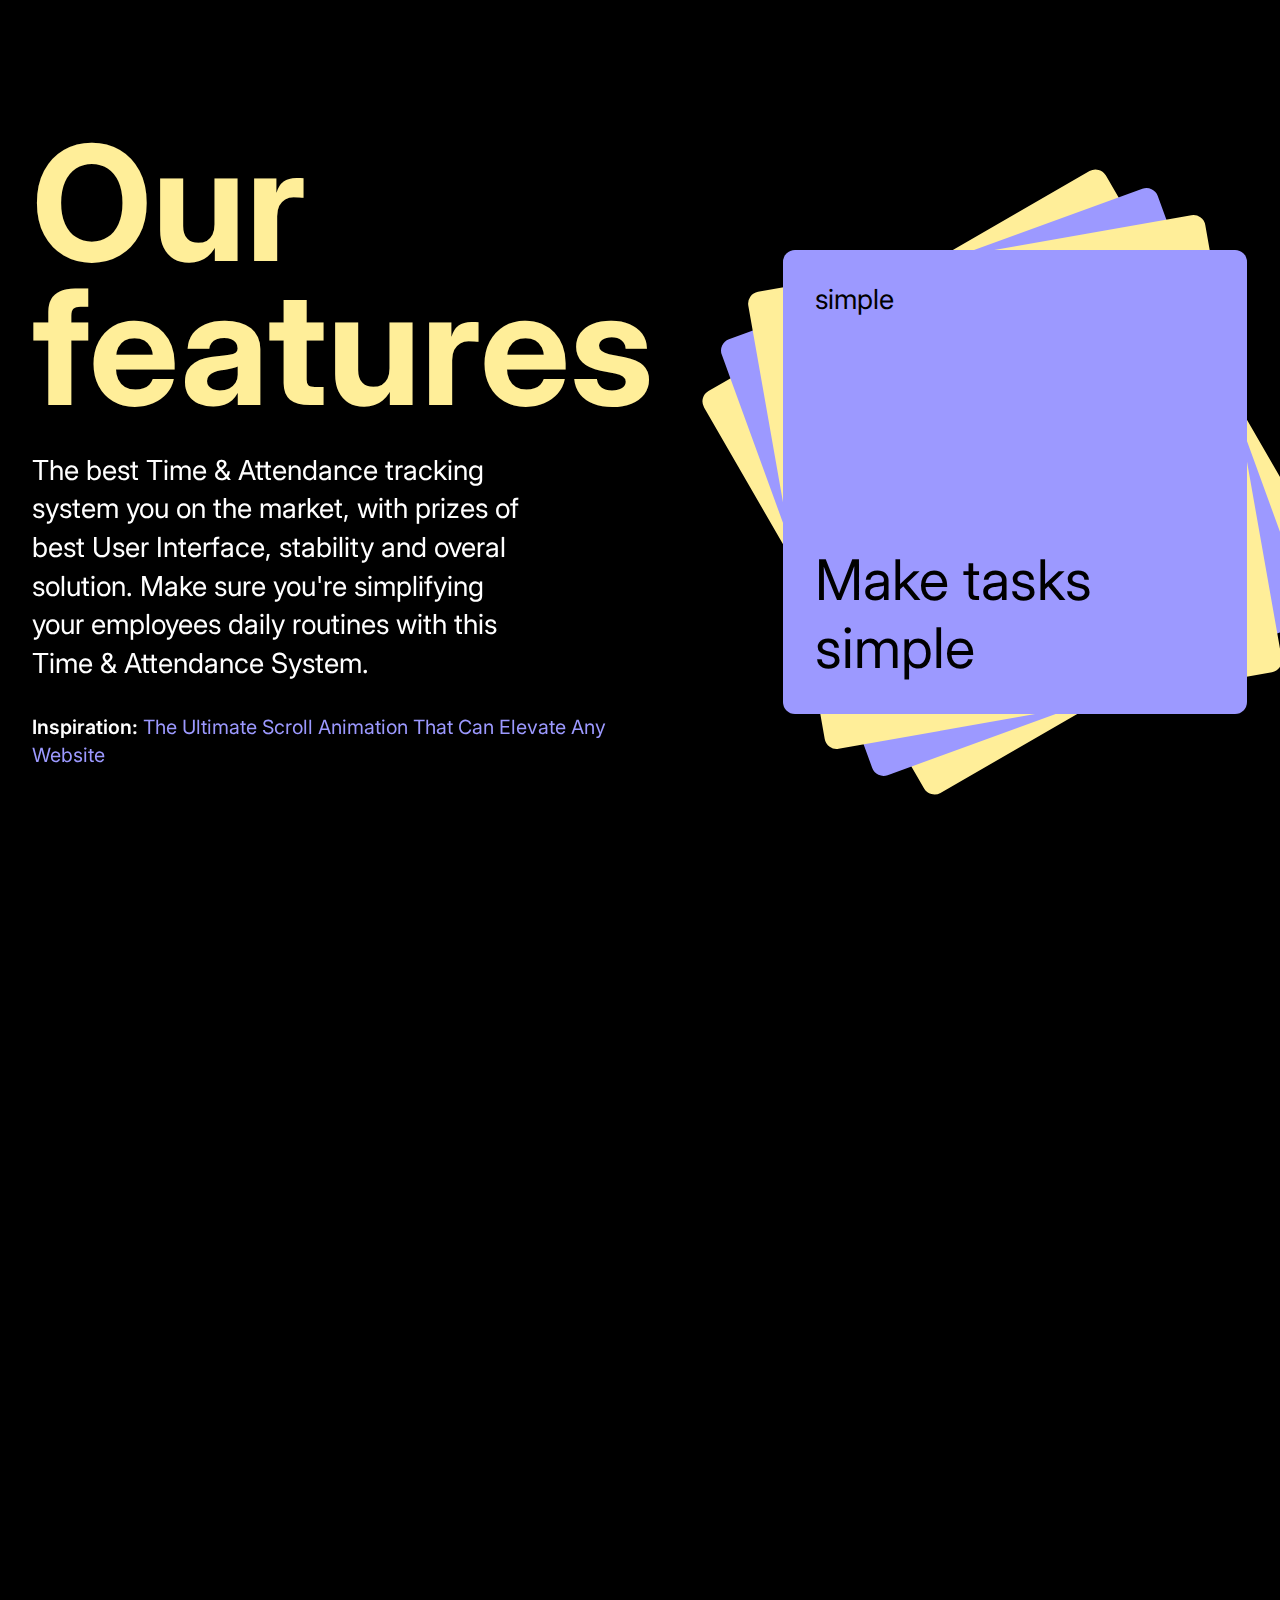
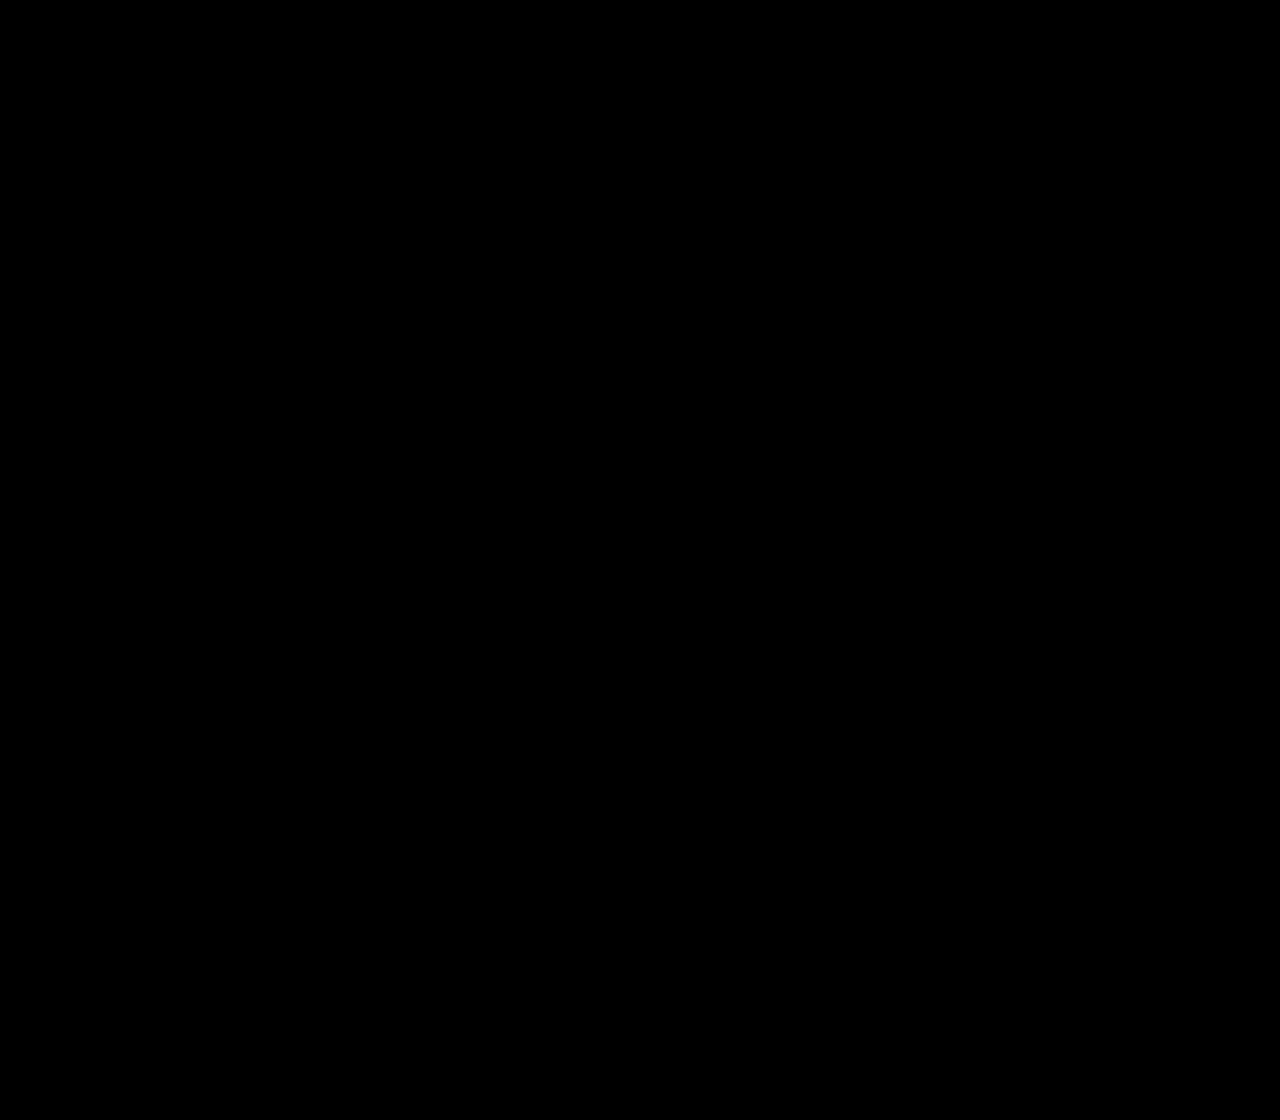
<file: index.html>
<!DOCTYPE html>
<html lang="pt-br">
<head>
    <meta charset="UTF-8">
    <meta name="viewport" content="width=device-width, initial-scale=1.0">
    <title>Stack Card Effect using CSS and Javascript</title>
    <link rel="stylesheet" href="./style.css">
</head>
<body>
    <div id="stack-area">
        <section id="containerLeft" class="container">
            <h1 class="hero-title">Our features</h1>
            <p class="hero-text">The best Time & Attendance tracking system you on the market, with prizes of best User Interface, stability and overal solution. Make sure you're simplifying your employees daily routines with this Time & Attendance System.</p>
            <p class="hero-reference">Inspiration: <a href="https://www.youtube.com/watch?v=4yBxb5RQxPs&t=96s">The Ultimate Scroll Animation That Can Elevate Any Website</a></p>
        </section>
        <section id="containerRight" class="container">
            <div class="card">
                <p class="cardSummary">simple</p>
                <p class="cardText">Make tasks simple</p>
            </div>
            <div class="card">
                <p class="cardSummary">Stable</p>
                <p class="cardText">Most stable system in the world</p>
            </div>
            <div class="card">
                <p class="cardSummary">Secure</p>
                <p class="cardText">Securty problems solved</p>
            </div>
            <div class="card">
                <p class="cardSummary">Real time</p>
                <p class="cardText">Real time information in your hand</p>
            </div>
        </section>
    </div>
    <script src="./script.js"></script>
</body>
<<<<<<< HEAD
</html>
=======
</html>
>>>>>>> f67c84952b3973e5bcb2bd44e4a6068bc85ee9ff
</file>
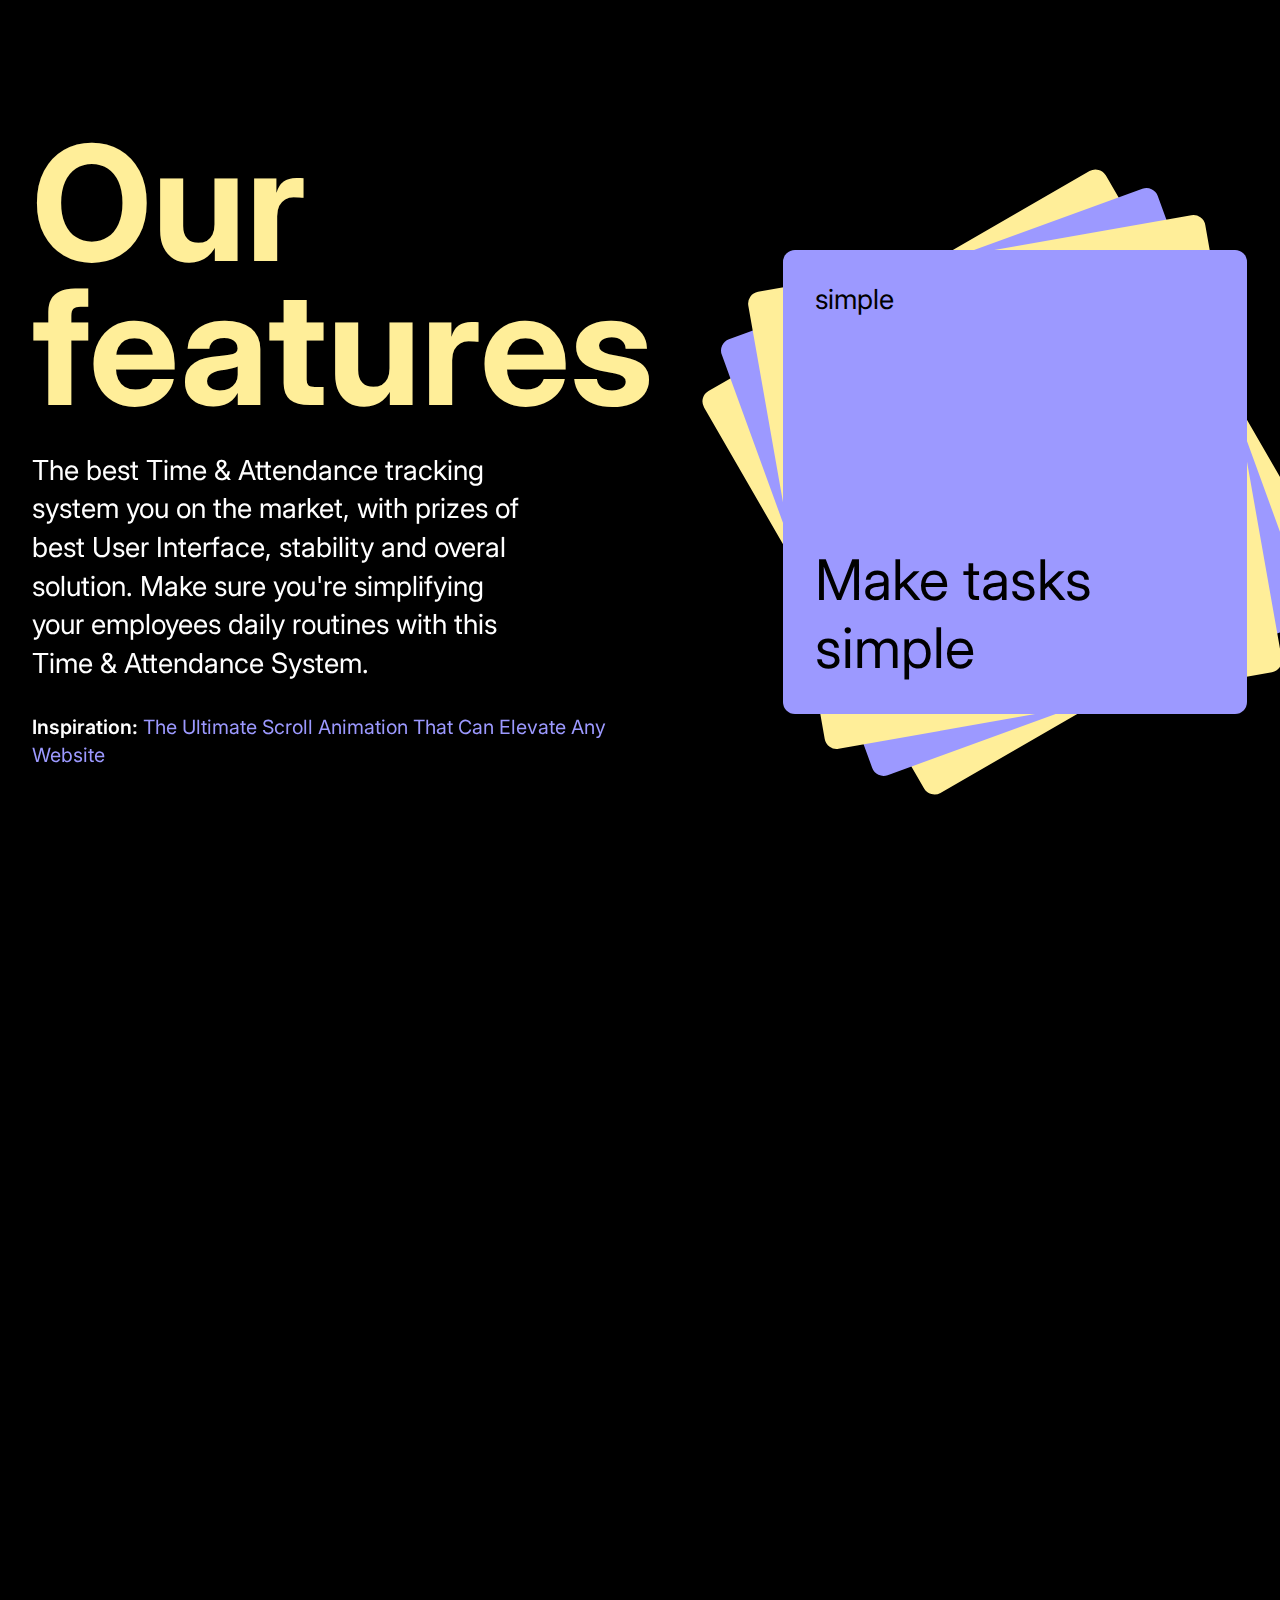
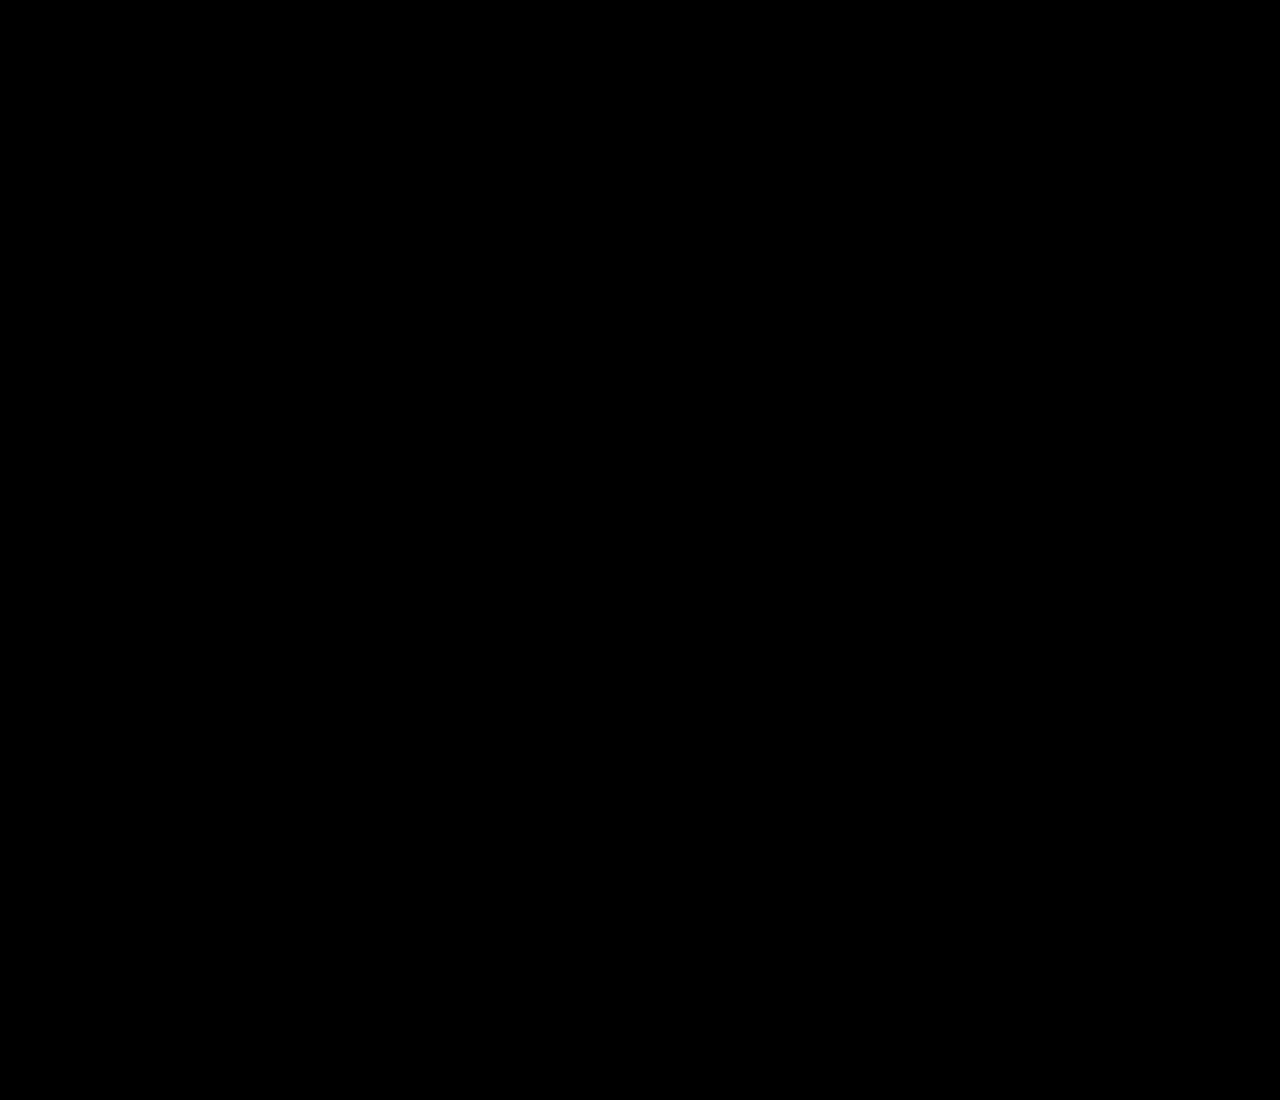
<file: Stack Card Effect.html>
<!DOCTYPE html>
<html lang="pt-br">
<head>
    <meta charset="UTF-8">
    <meta name="viewport" content="width=device-width, initial-scale=1.0">
    <title>Stack Card Effect using CSS and Javascript</title>
    <link rel="stylesheet" href="./style.css">
</head>
<body>
    <div id="stack-area">
        <section id="containerLeft" class="container">
            <h1 class="hero-title">Our features</h1>
            <p class="hero-text">The best Time & Attendance tracking system you on the market, with prizes of best User Interface, stability and overal solution. Make sure you're simplifying your employees daily routines with this Time & Attendance System.</p>
            <p class="hero-reference">Inspiration: <a href="https://www.youtube.com/watch?v=4yBxb5RQxPs&t=96s">The Ultimate Scroll Animation That Can Elevate Any Website</a></p>
        </section>
        <section id="containerRight" class="container">
            <div class="card">
                <p class="cardSummary">simple</p>
                <p class="cardText">Make tasks simple</p>
            </div>
            <div class="card">
                <p class="cardSummary">Stable</p>
                <p class="cardText">Most stable system in the world</p>
            </div>
            <div class="card">
                <p class="cardSummary">Secure</p>
                <p class="cardText">Securty problems solved</p>
            </div>
            <div class="card">
                <p class="cardSummary">Real time</p>
                <p class="cardText">Real time information in your hand</p>
            </div>
        </section>
    </div>
    <script src="./script.js"></script>
</body>
</html>
</file>
<file: style.css>
@import url('https://fonts.googleapis.com/css2?family=Inter:ital,opsz,wght@0,14..32,100..900;1,14..32,100..900&display=swap');

* {
    margin: 0;
    padding: 0;
}

:root {
    --font-family: "Inter", serif;
    --background-color: hsl(0, 0%, 0%);
    
    --yellow: hsl(50, 100%, 80%);
    --yellow-100: hsl(50, 100%, 100%);
    --yellow-90: hsl(50, 100%, 90%);
    --yellow-80: hsl(50, 100%, 80%);
    --yellow-70: hsl(50, 100%, 70%);
    --yellow-60: hsl(50, 100%, 60%);
    --yellow-50: hsl(50, 100%, 50%);
    --green: hsl(145, 100%, 80%);
    --blue: hsl(242, 100%, 80%);
    --red: hsl(4, 100%, 80%);
    --white: hsl(100, 100%, 100%);

    /* --h1: bold 1.125rem/1.4em var(--white);
    --h2: bold 1rem/1.4em var(--white);
    --p: 1rem/1.4em var(--white);
    --p2: 0.875rem/1.4em var(--white); */
}

body {
    width: 100%;
    height: fit-content;
    margin: 0;
    padding: 0;
    font-family: var(--font-family);
    background-color: var(--background-color);
}

.hero-title {
    text-decoration: bold;
    font-size: 10rem;
    line-height: 0.9em;
    color: var(--yellow);
}

.hero-text {
    font-size: 1.725rem;
    line-height: 1.4em;
    color: var(--white);
    max-width: 80%;
}

.hero-reference {
    font-size: 1.225rem;
    line-height: 1.4em;
    color: var(--white);
    font-weight: 600;
}

.hero-reference a {
    font-weight: 400;
    color: var(--blue);
    text-decoration: none;
}
.hero-reference a:hover {
    text-decoration: underline;
}

#stack-area {
    width: 100%;
    height: 300vh;
    display: flex;
}


#containerLeft {
    flex-basis: 50%;
    padding: 0 2rem;
    display: flex;
    flex-direction: column;
    justify-content: center;
    gap: 2rem;
    height: 100vh;
    position: sticky;
    top: 0;
}

#containerRight {
    flex-basis: 50%;
    height: 100vh;
    position: sticky;
    top: 0;
}


.card{
    position: absolute;
    top: calc(50% - 12.5rem);
    left: calc(50% - 12.5rem);
    width: 25rem;
    height: 25rem;
    padding: 2rem;
    background-color: var(--white);
    border-radius: 12px;
    display: flex;
    flex-direction: column;
    justify-content: space-between;
    transition: 0.5s ease-in-out;
}

.cardSummary {
    font-size: 1.725rem;
}

.cardText{
    font-size: 3.5rem;
}

#containerRight .card:nth-child(even) {
    background-color: var(--yellow);
}

#containerRight .card:nth-child(odd) {
    background-color: var(--blue);
}
</file>
